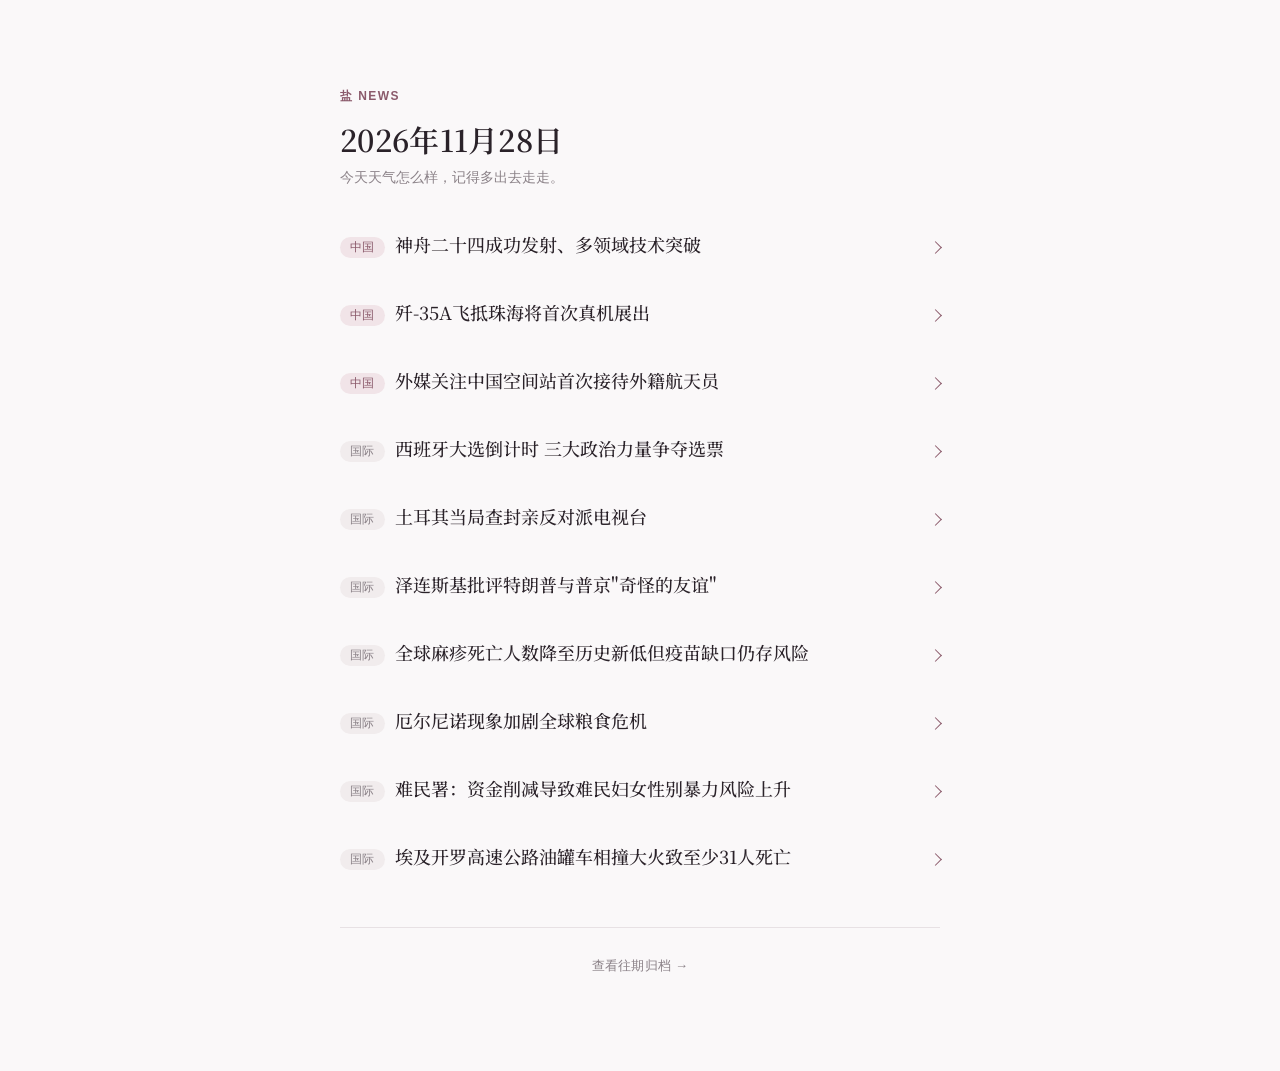
<file: index.html>
<!DOCTYPE html>
<html lang="zh-CN">
<head>
  <meta charset="UTF-8">
  <meta name="viewport" content="width=device-width, initial-scale=1.0">
  <title>盐News</title>
  <link rel="preconnect" href="https://fonts.googleapis.com">
  <link rel="preconnect" href="https://fonts.gstatic.com" crossorigin>
  <link href="https://fonts.googleapis.com/css2?family=Noto+Serif+SC:wght@500;600&display=swap" rel="stylesheet">
  <link rel="stylesheet" href="style.css">
</head>
<body>
  <div class="rail">
    <header class="masthead">
      <p class="brand">盐 News</p>
      <div class="date" id="issue-date">加载中…</div>
      <p class="tagline" id="greeting"></p>
    </header>

    <a class="back-link" id="back-to-latest" href="index.html" hidden>← 返回最新一期</a>

    <main class="list" id="list"></main>

    <footer class="site-footer">
      <a href="archive.html">查看往期归档 →</a>
    </footer>
  </div>

  <script src="app.js"></script>
</body>
</html>
</file>
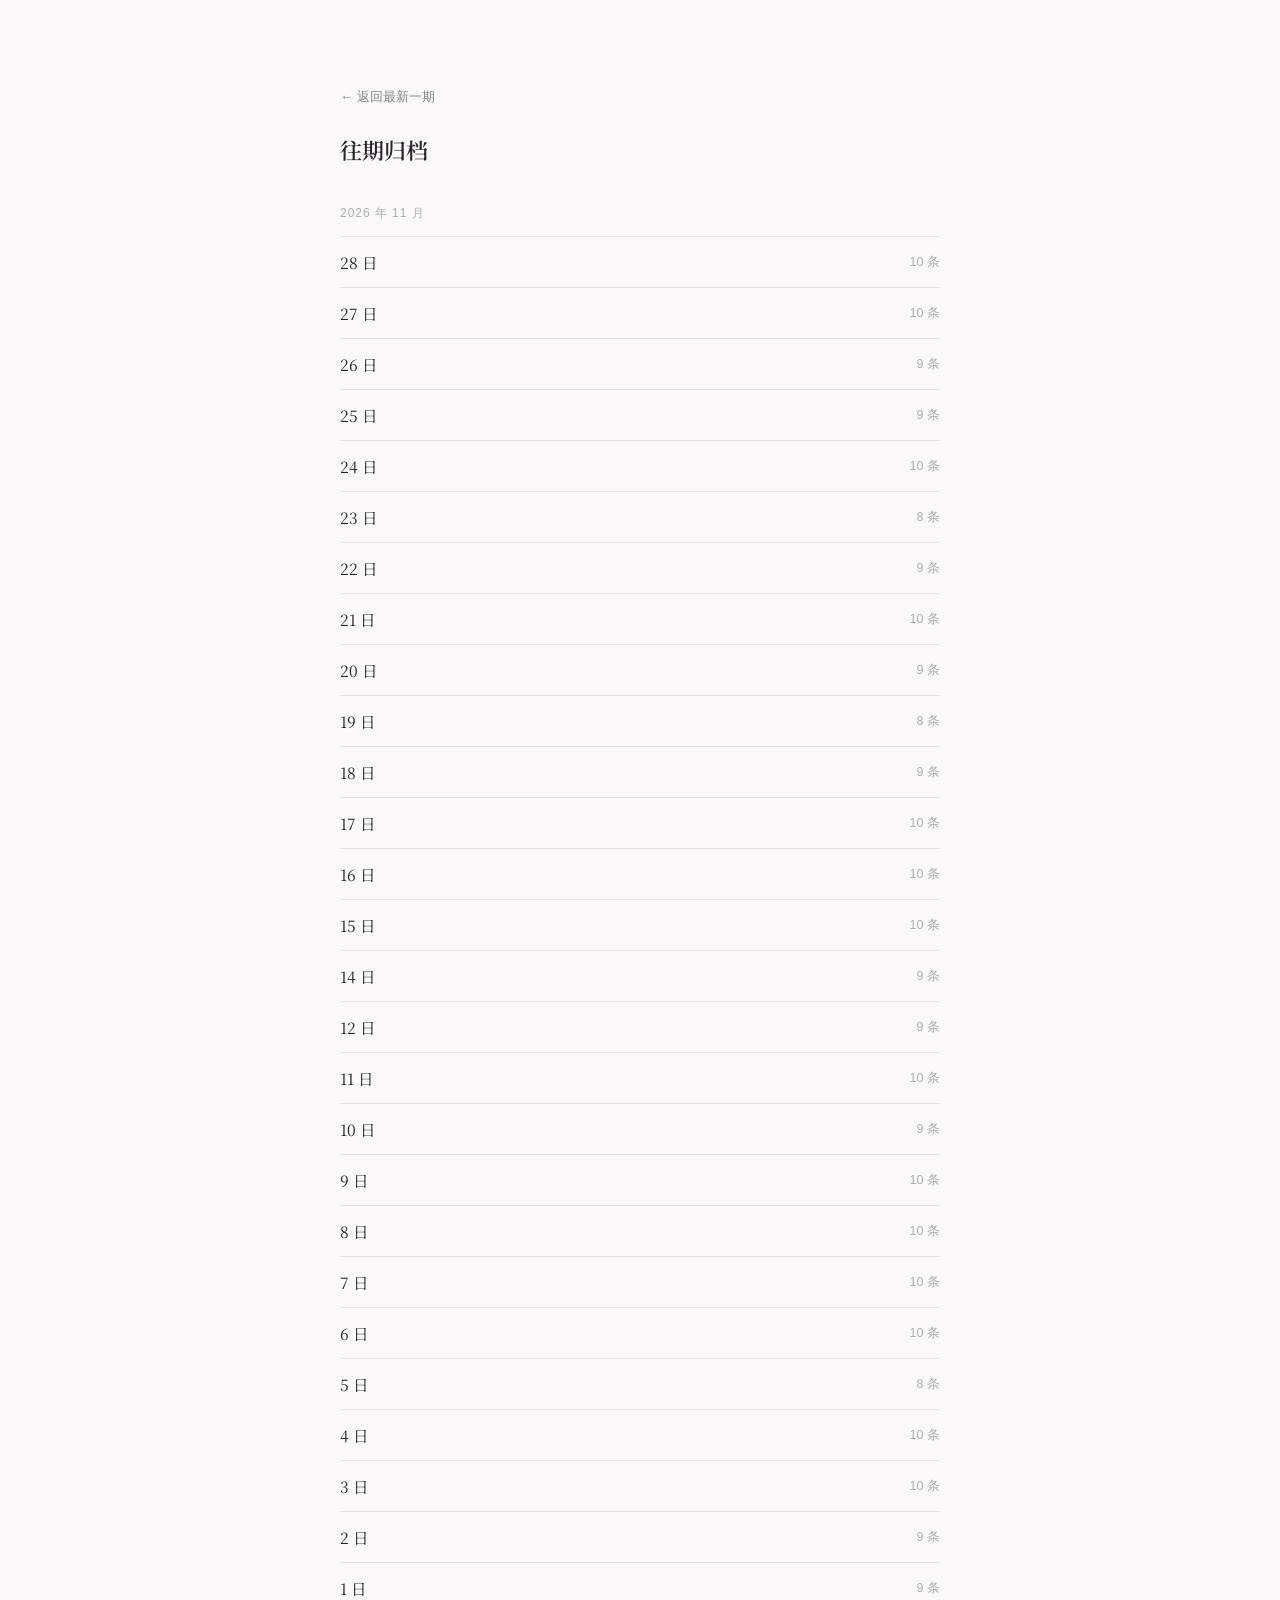
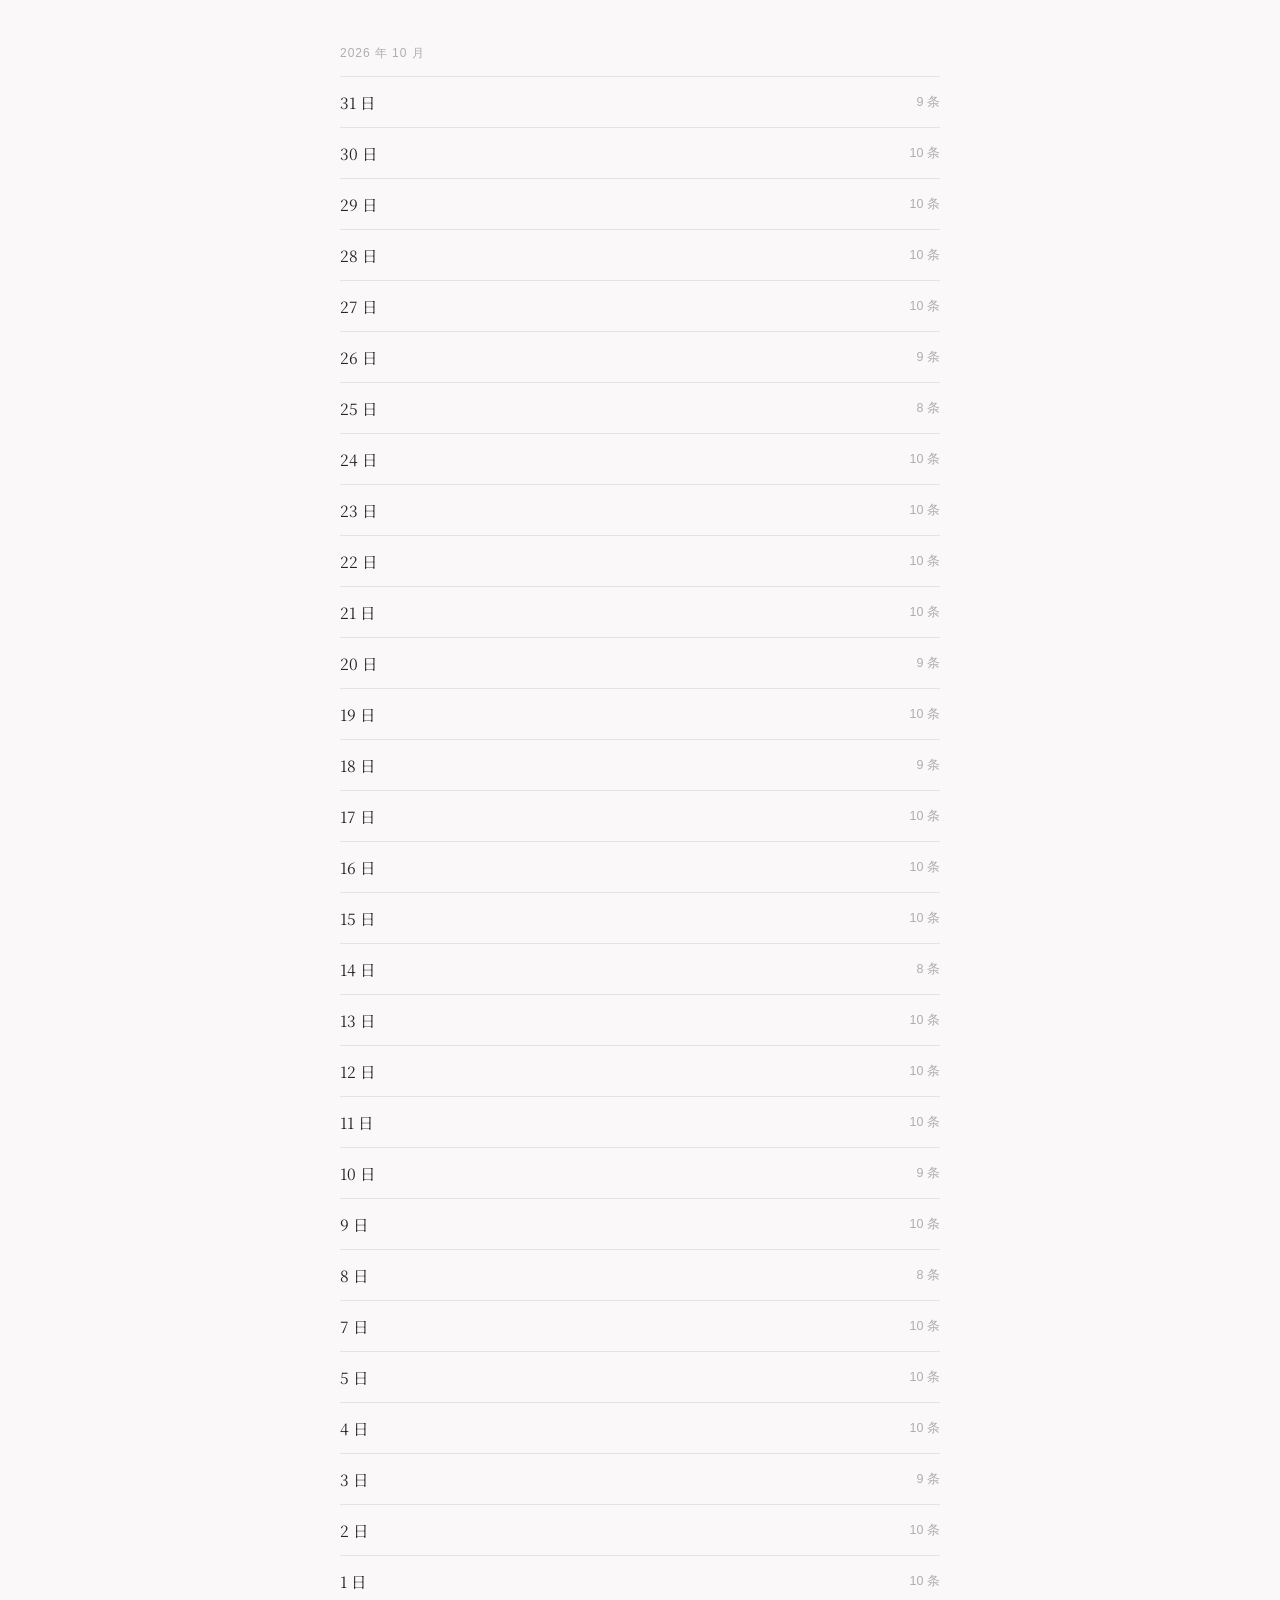
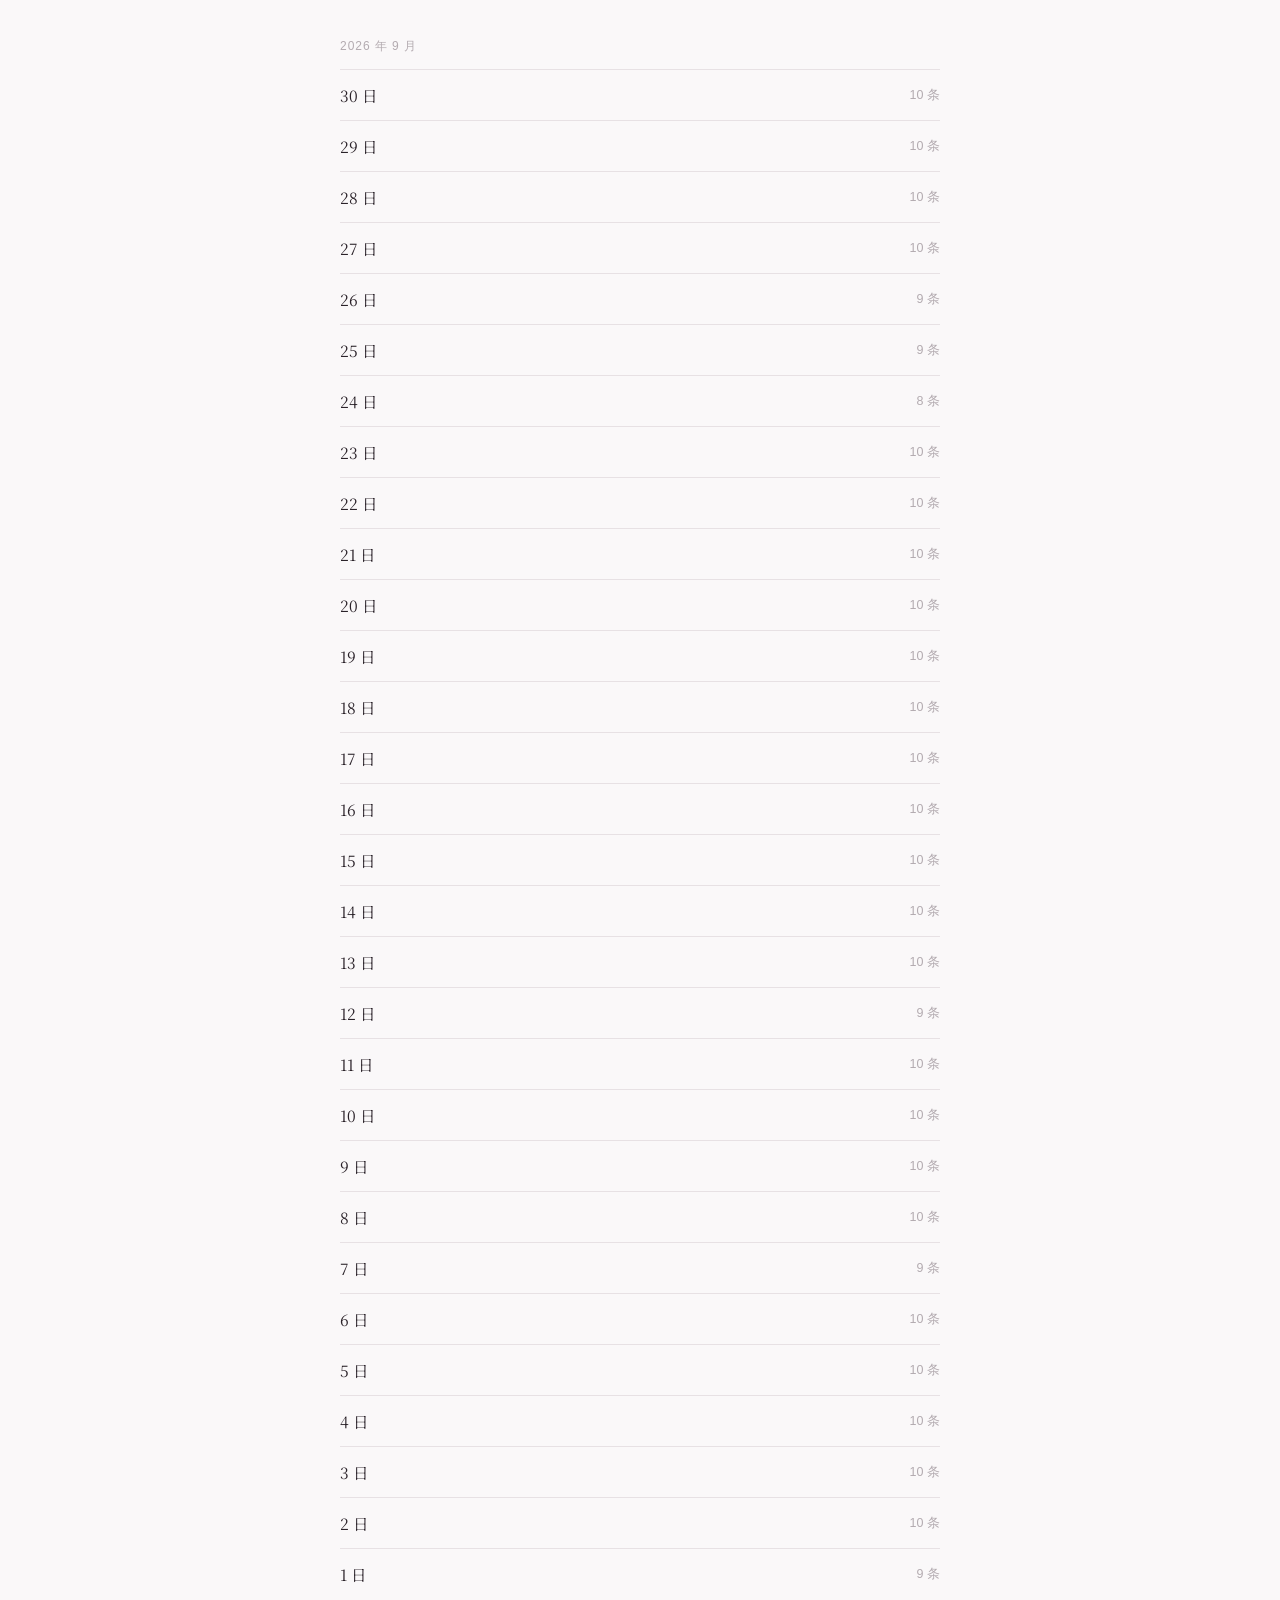
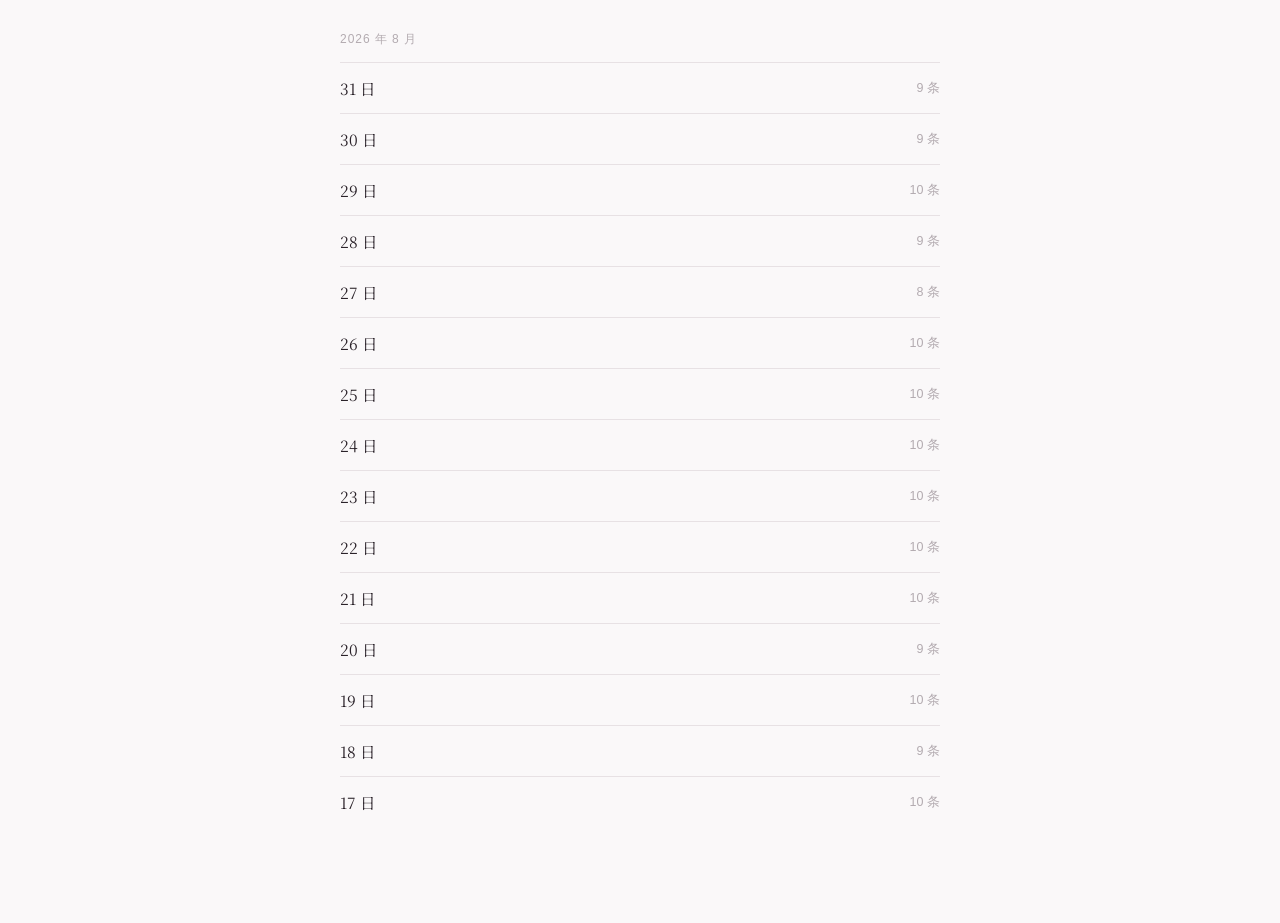
<file: archive.html>
<!DOCTYPE html>
<html lang="zh-CN">
<head>
  <meta charset="UTF-8">
  <meta name="viewport" content="width=device-width, initial-scale=1.0">
  <title>往期归档 · 盐News</title>
  <link rel="preconnect" href="https://fonts.googleapis.com">
  <link rel="preconnect" href="https://fonts.gstatic.com" crossorigin>
  <link href="https://fonts.googleapis.com/css2?family=Noto+Serif+SC:wght@500;600&display=swap" rel="stylesheet">
  <link rel="stylesheet" href="style.css">
</head>
<body>
  <div class="rail">
    <a class="back-link" href="index.html">← 返回最新一期</a>
    <h1 class="archive-title">往期归档</h1>
    <div id="archive-groups"></div>
  </div>

  <script src="app.js"></script>
</body>
</html>
</file>
<file: style.css>
:root {
  --bg: #faf8f9;
  --surface: #f1eced;
  --ink: #2a2229;
  --ink-soft: #8b8288;
  --ink-faint: #b3abb0;
  --line: #e7e1e4;
  --accent: #8b5a6b;
  --accent-soft: #f1e4e8;
}

@media (prefers-color-scheme: dark) {
  :root {
    --bg: #1c1619;
    --surface: #2a2226;
    --ink: #f0eaec;
    --ink-soft: #9c939a;
    --ink-faint: #665c61;
    --line: #362c31;
    --accent: #c98ba0;
    --accent-soft: #3a2830;
  }
}

* {
  box-sizing: border-box;
}

body {
  background: var(--bg);
  color: var(--ink);
  font-family: -apple-system, BlinkMacSystemFont, "PingFang SC", "Helvetica Neue", sans-serif;
  margin: 0;
  padding: 48px 20px 96px;
  display: flex;
  flex-direction: column;
  align-items: center;
}

.rail {
  width: 100%;
  max-width: 400px;
  display: flex;
  flex-direction: column;
}

/* ---- masthead ---- */
.masthead {
  display: flex;
  flex-direction: column;
  gap: 8px;
  margin-bottom: 44px;
}

.brand {
  font-size: 12px;
  font-weight: 600;
  letter-spacing: 0.12em;
  color: var(--accent);
  text-transform: uppercase;
  margin: 0 0 4px;
}

.date {
  font-family: "Noto Serif SC", "Songti SC", "STSong", serif;
  font-weight: 600;
  font-size: 26px;
  letter-spacing: 0.01em;
  text-wrap: balance;
}

.tagline {
  font-size: 13.5px;
  color: var(--ink-soft);
  margin: 0;
}

/* ---- back link (used on index.html?date=... and archive.html) ---- */
.back-link {
  font-size: 13px;
  color: var(--ink-soft);
  text-decoration: none;
  margin-bottom: 28px;
  display: inline-block;
}
.back-link:hover {
  color: var(--accent);
}
.back-link[hidden] {
  display: none;
}

/* ---- article list ---- */
.list {
  display: flex;
  flex-direction: column;
  gap: 36px;
}

.item {
  display: flex;
  flex-direction: column;
}

.item summary {
  list-style: none;
  cursor: pointer;
  display: flex;
  align-items: baseline;
  gap: 10px;
  -webkit-tap-highlight-color: transparent;
}
.item summary::-webkit-details-marker {
  display: none;
}

.tag {
  flex: none;
  font-size: 11.5px;
  color: var(--ink-soft);
  background: var(--surface);
  border-radius: 999px;
  padding: 3px 10px;
  letter-spacing: 0.03em;
  transform: translateY(-1px);
}
.tag.china {
  color: var(--accent);
  background: var(--accent-soft);
}

.headline {
  font-family: "Noto Serif SC", "Songti SC", "STSong", serif;
  font-weight: 500;
  font-size: 17px;
  line-height: 1.55;
  flex: 1;
}

.chev {
  flex: none;
  width: 9px;
  height: 9px;
  margin-top: 6px;
  border-right: 1.5px solid var(--accent);
  border-bottom: 1.5px solid var(--accent);
  transform: rotate(-45deg);
  transition: transform 320ms cubic-bezier(0.34, 1.3, 0.64, 1);
}
.item[open] .chev {
  transform: rotate(45deg);
}

.detail {
  overflow: hidden;
  display: grid;
  grid-template-rows: 0fr;
  transition: grid-template-rows 360ms cubic-bezier(0.34, 1.15, 0.64, 1);
}
.item[open] .detail {
  grid-template-rows: 1fr;
}
.detail-inner {
  min-height: 0;
}

.summary-text {
  font-size: 14.5px;
  line-height: 1.85;
  color: var(--ink);
  padding-top: 16px;
  margin: 0;
  opacity: 0;
  transition: opacity 280ms ease 80ms;
}
.item[open] .summary-text {
  opacity: 1;
}

.meta-row {
  padding-top: 14px;
  font-size: 12.5px;
}

.read-link {
  color: var(--accent);
  text-decoration: none;
  border-bottom: 1px solid transparent;
}
.read-link:hover {
  border-bottom-color: var(--accent);
}

.read-link:focus-visible,
.item summary:focus-visible,
.back-link:focus-visible,
.archive-row:focus-visible {
  outline: 2px solid var(--accent);
  outline-offset: 3px;
  border-radius: 3px;
}

/* ---- footer ---- */
.site-footer {
  margin-top: 56px;
  padding-top: 28px;
  border-top: 1px solid var(--line);
  text-align: center;
}
.site-footer a {
  color: var(--ink-soft);
  text-decoration: none;
  font-size: 13px;
  letter-spacing: 0.02em;
}
.site-footer a:hover {
  color: var(--accent);
}

/* ---- archive.html ---- */
.archive-title {
  font-family: "Noto Serif SC", "Songti SC", "STSong", serif;
  font-weight: 600;
  font-size: 22px;
  margin: 0 0 40px;
}

.archive-group + .archive-group {
  margin-top: 32px;
}

.archive-month {
  font-size: 12px;
  color: var(--ink-faint);
  letter-spacing: 0.08em;
  margin: 0 0 14px;
}

.archive-rows {
  display: flex;
  flex-direction: column;
}

.archive-row {
  display: flex;
  align-items: center;
  justify-content: space-between;
  padding: 14px 0;
  border-top: 1px solid var(--line);
  text-decoration: none;
  color: var(--ink);
}

.archive-date {
  font-family: "Noto Serif SC", "Songti SC", "STSong", serif;
  font-size: 15.5px;
}

.archive-count {
  font-size: 12.5px;
  color: var(--ink-faint);
  font-variant-numeric: tabular-nums;
}

/* ---- shared ---- */
.error-note {
  font-size: 13.5px;
  color: var(--ink-soft);
  line-height: 1.8;
}

/* ---- 大一点的屏幕：把这一栏适当放宽、字号间距跟着放大一点，
   不做多栏布局，还是一份居中排版的简报，只是纸变大了 ---- */
@media (min-width: 640px) {
  body {
    padding-top: 64px;
  }
  .rail {
    max-width: 520px;
  }
  .date {
    font-size: 30px;
  }
  .headline {
    font-size: 18px;
  }
  .list {
    gap: 40px;
  }
}

@media (min-width: 1024px) {
  body {
    padding-top: 88px;
  }
  .rail {
    max-width: 600px;
  }
}

/* ---- 特别宽的屏幕：再宽一点，两侧加两条很淡的竖线，
   像折页的折痕，安静地框住内容区，不是装饰画 ---- */
@media (min-width: 1400px) {
  .rail {
    max-width: 680px;
    position: relative;
  }
  .rail::before,
  .rail::after {
    content: "";
    position: absolute;
    top: 0;
    bottom: 0;
    width: 1px;
    background: var(--line);
  }
  .rail::before {
    left: -40px;
  }
  .rail::after {
    right: -40px;
  }
}

/* ---- 只有真正带鼠标的设备才会看到这个悬停效果，触屏不受影响 ---- */
@media (hover: hover) and (pointer: fine) {
  .headline {
    transition: color 200ms ease;
  }
  .item summary:hover .headline {
    color: var(--accent);
  }
}
</file>
